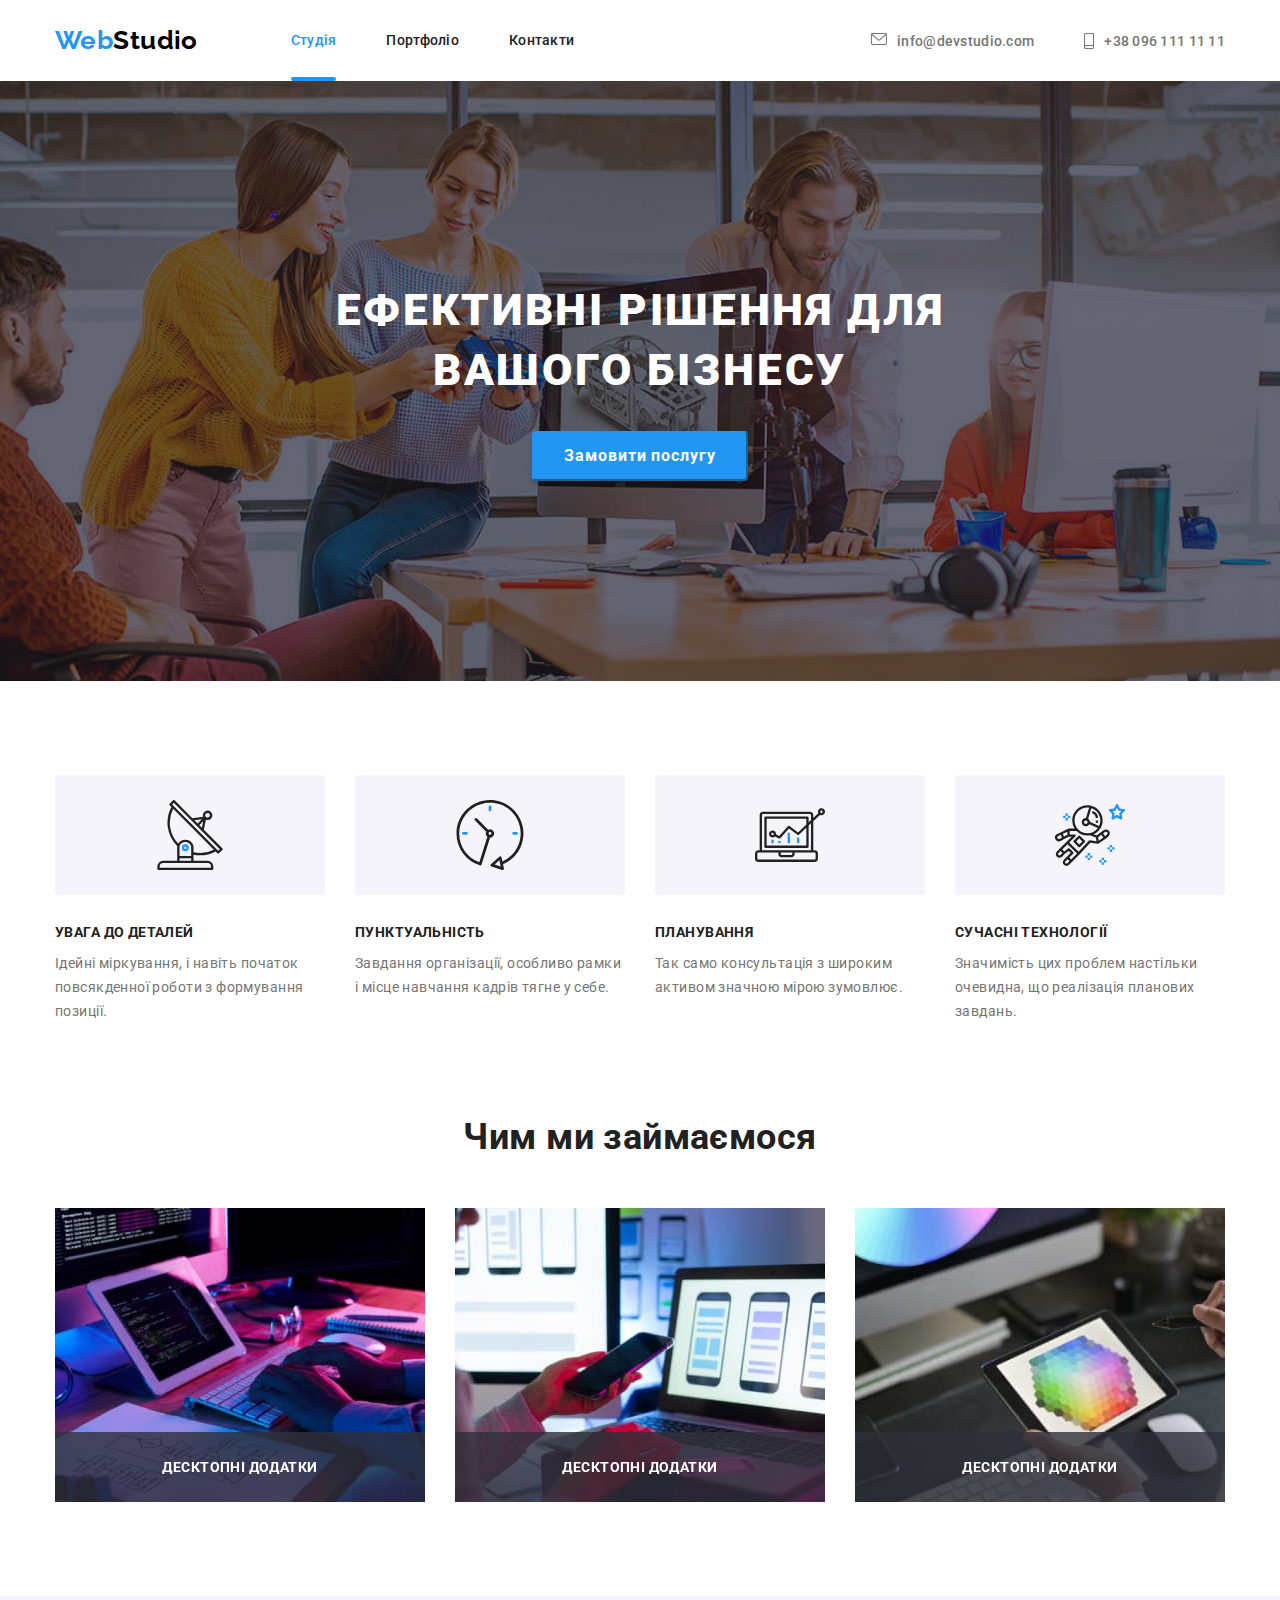
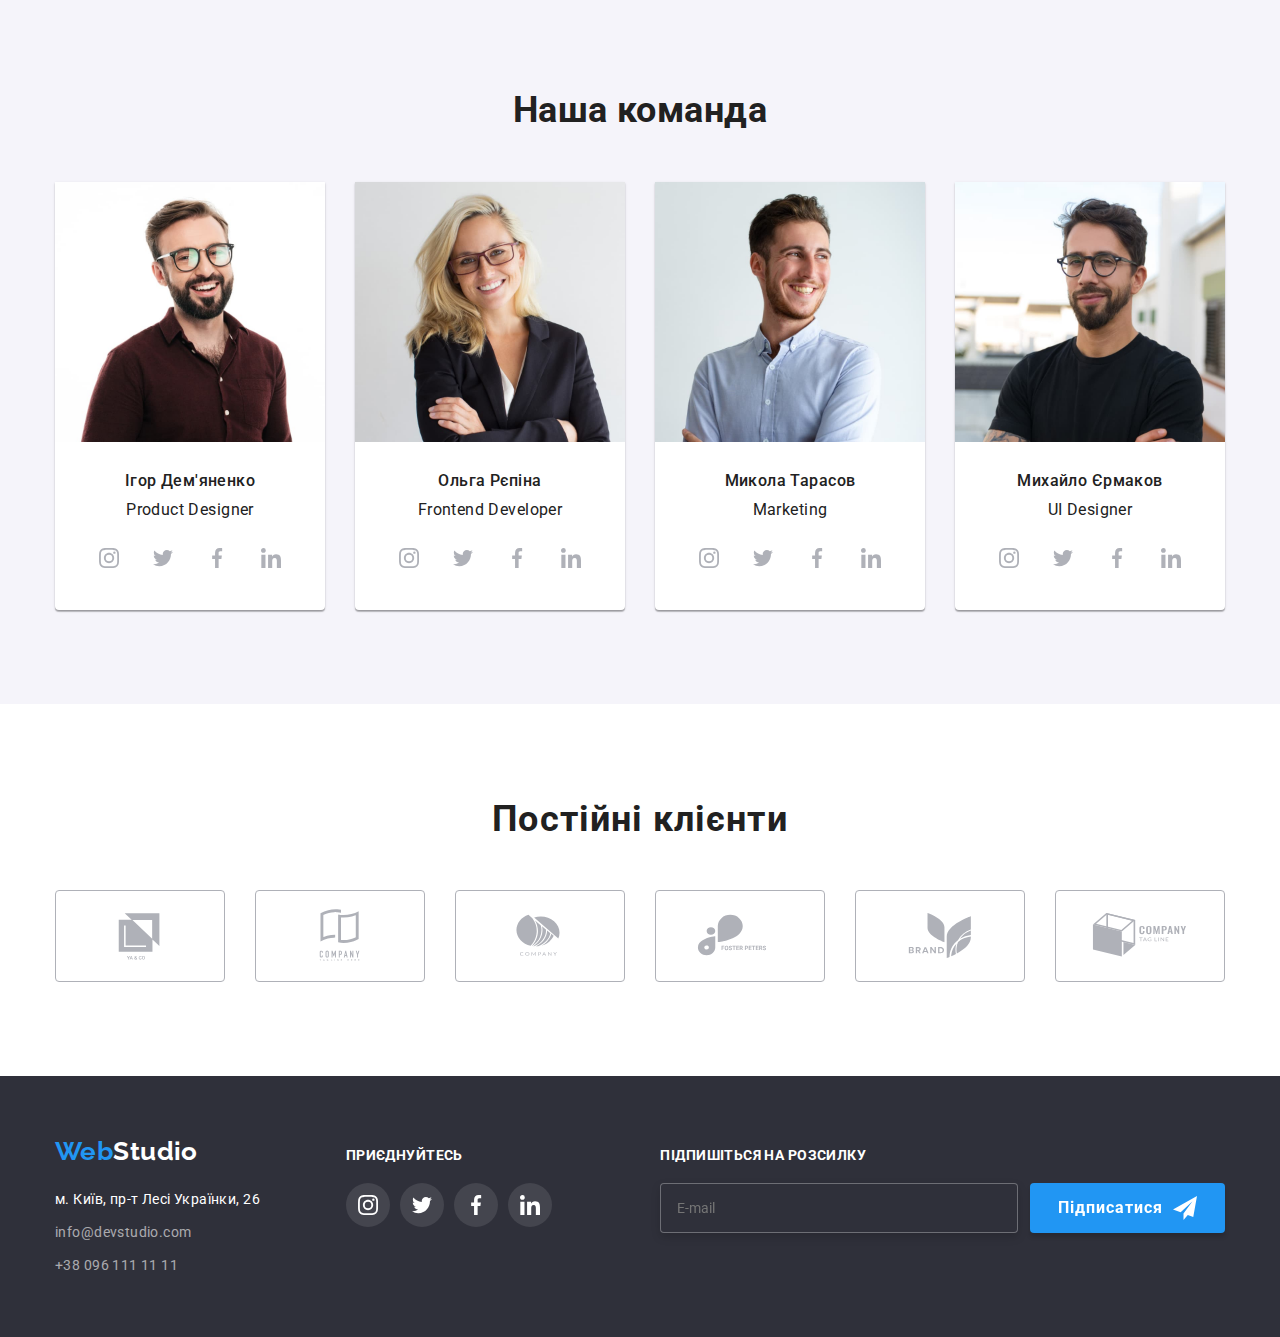
<file: index.html>
<!DOCTYPE html>
<html lang="uk">
<head>
    <meta charset="UTF-8">
    <meta http-equiv="X-UA-Compatible" content="IE=edge">
    <meta name="viewport" content="width=device-width, initial-scale=1.0">
    <title>WebStudio</title>
    <link rel="preconnect" href="https://fonts.googleapis.com">
    <link rel="preconnect" href="https://fonts.gstatic.com" crossorigin>
    <link href="https://fonts.googleapis.com/css2?family=Raleway:wght@700&family=Roboto:wght@400;500;700;900&display=swap"
        rel="stylesheet">
    <link rel="stylesheet" href="https://cdn.jsdelivr.net/npm/modern-normalize@1.1.0/modern-normalize.min.css">
    <link rel="stylesheet" href="./css/styles.css">
  </head>

<body>
    <!-- Верх сторінки з активними елементами -->
    <header class="header"> 
        <div class="div-header-content container">
                <a href="#" class="logotipe link"> <span class="header-text-web">Web</span><span class="header-text-studio">Studio</span> </a>
            <nav class="header-nav">
                
                <ul class="header-list list">
                    <li class="header-item-after"><a href="#" class="header-item link active-link" > Студія </a></li>
                    <li class="header-item-after"><a href="./portfolio.html" class="header-item link" >Портфоліо</a></li>
                    <li class="header-item-after"><a href="" class="header-item link" >Контакти</a></li>
                </ul>
            </nav>
            <ul class="header-list-adress list">
                <li>
                    <a href="mailto:info@devstudio.com" class="header-list-adress link">
                    <svg class="icon-mail" width="16" height="12">
                        <use href="./images/icons.svg#icon-mail"></use>
                    </svg>
                    info@devstudio.com
                    </a>
                </li>
                <li><a href="tel:+380961111111" class="header-list-adress link"> 
                    <svg class="icon-tel" width="10" height="16">
                        <use href="./images/icons.svg#icon-tel"></use>
                    </svg>
                    +38 096 111 11 11</a></li>
            </ul>
        </div>
    </header>

    <main>
        <!-- Шапка -->
        
        <section class="cap">
            <div class="div-cap container">
                <h1 class="cap-title">Ефективні рішення для <br>
                    вашого бізнесу</h1>
                <button class="cap-button" type="button" data-modal-open> Замовити послугу</button>
            </div>
            
            <!-- MODAL FORM -->
            
            <div class="backdrop is-hidden" data-modal>
                <div class="modal">
                    <button class="icon-close-button" type="button" data-modal-close> 
                        <svg  width="18" height="18">
                        <use class="icon-close-button-svg" href="./images/icons.svg#icon-close-button"></use>
                        </svg>
                    </button>
                    <p class="tytle-p">Залиште свої дані, ми вам передзвонимо</p>
                    
                               
                    
                    <form class="modal-form">
                        <div role="group" class="modal-group"> 
                           
                                
                            <div class="modal-group-item">    
                                <label class="modal-group-label" for="user-name">Ім'я</label>
                                <input class="modal-group-input" type="text" name="user-name" id="user-name">
                                <svg class="modal-icon" width="18" height="18">
                                    <use href="./images/icons.svg#icon-person"></use>
                                </svg>
                            </div>

                            <div class="modal-group-item">
                                <label class="modal-group-label" for="phone_number">Телефон</label>
                                <input class="modal-group-input" type="tel" name="phone_number" id="phone_number">
                                <svg class="modal-icon" width="18" height="18">
                                    <use href="./images/icons.svg#icon-phone"></use>
                                </svg>
                            </div>

                            <div class="modal-group-item">     
                                <label class="modal-group-label" for="email_user">Пошта</label>
                                <input class="modal-group-input" type="email" name="email_user" id="email_user">
                                <svg class="modal-icon" width="18" height="18">
                                    <use href="./images/icons.svg#icon-email"></use>
                                </svg>
                            </div>

                            <div class="modal-group-item">
                                <label class="modal-group-label" for="comment">Коментар</label>
                                <textarea class="comment" name="comment" id="comment" placeholder="Введіть текст"></textarea>

                            </div>

                            <div class="modal-group-checkbox">
                                <input class="input-polisy" type="checkbox" name="policy" id="policy" background-image>
                                <label class="label-polisy" for="policy">Погоджуюся з розсилкою та приймаю <a class="a-polisy" href="">Умови договору</a>
                                </label>
                            </div>
                            
                            
                            <button class="modal-group-button" type="submit">
                                Відправити
                            </button>
                        </div>
                        
                           
                            
                        
                    </form>
                </div>
            </div>

            <!-- END MODAL FORM -->

        </section>
        
        <!-- Особливості -->
        <section class="features">

            <div class="div-features container">
            
                <h2 class="features-h2">Особливості</h2>

                <ul class="features-list list">
                    <li class="features-list-item">
                        <div class="div-features-icon">
                        <svg class="icon-antenna" width="70" height="70">
                            <use href="./images/icons.svg#icon-antenna"></use>
                        </svg>
                        </div>
                        <h3>УВАГА ДО ДЕТАЛЕЙ</h3>
                        <p> Ідейні міркування, і навіть початок повсякденної роботи з формування позиції.</p></li>
                                        
                    <li class="features-list-item">
                        <div class="div-features-icon">
                            <svg class="icon-clock" width="70" height="70">
                                <use href="./images/icons.svg#icon-clock"></use>
                            </svg>
                        </div>
                        <h3>ПУНКТУАЛЬНІСТЬ</h3>
                        <p> Завдання організації, особливо рамки і місце навчання кадрів тягне у себе.</p></li>
                            
                    <li class="features-list-item">
                        <div class="div-features-icon">
                            <svg class="icon-diagram" width="70" height="70">
                                <use href="./images/icons.svg#icon-diagram"></use>
                            </svg>
                        </div>
                        <h3>ПЛАНУВАННЯ</h3>
                        <p>Так само консультація з широким активом значною мірою зумовлює.</p></li>
                            
                    <li class="features-list-item">
                        <div class="div-features-icon">
                            <svg class="icon-astronaut" width="70" height="70">
                                <use href="./images/icons.svg#icon-astronaut"></use>
                            </svg>
                        </div>
                        <h3>СУЧАСНІ ТЕХНОЛОГІЇ</h3>
                        <p>Значимість цих проблем настільки очевидна, що реалізація планових завдань.</p></li>
                </ul>
            </div>
            </section>

        <!-- Чим ми займаємося -->
        <section class="we-do">
            <div class="div-we-do container">
                <h2 class="we-do-h2">Чим ми займаємося</h2>
                
                <ul class="we-do-list list">
                    <div class="we-do-img">
                    <li><img src="./images/box1.jpg" alt="box1" width="370" height="294">
                    <p class="we-do-p">
                        Десктопні додатки
                    </p>
                    </li>
                    </div>
                    <div class="we-do-img">
                        <li><img src="./images/box2.jpg" alt="box2" width="370" height="294">
                            <p class="we-do-p">
                                Десктопні додатки
                            </p>
                        </li>
                    </div>
                    <div class="we-do-img">
                        <li><img src="./images/box3.jpg" alt="box3" width="370" height="294">
                            <p class="we-do-p">
                                Десктопні додатки
                            </p>
                        </li>
                    </div>
                </ul>    
            </div>
        </section>
        
        <!-- Наша команда -->
        <section class="our-team">
        
            <div class="div-our-team container">
                <h2 class="our-team-h2">Наша команда</h2>
                
                <ul class="our-team-list list"> 
                    <li class="our-team-item">
                        <img src="./images/ProductDesigner.jpg" alt="Ігор Дем'яненко" width="270" height="260">
                        <div class="our-team-info">
                            <h3>Ігор Дем'яненко</h3>
                            <p> Product Designer</p>
                            <ul class="our-team-icon-list list">
                                <li>
                                    <a href="#" class="our-team-icon link">
                                        <svg class="icon-instagram" width="20" height="20">
                                            <use href="./images/icons.svg#icon-instagram"></use>
                                        </svg>
                                    </a>
                                </li>
                                    
                                <li>
                                    <a href="#" class="our-team-icon link">
                                        <svg class="icon-twitter" width="20" height="20">
                                            <use href="./images/icons.svg#icon-twitter"></use>
                                        </svg>
                                    </a>
                                </li>
                                    
                                <li>
                                <a href="#" class="our-team-icon link">
                                        <svg class="icon-facebook" width="20" height="20">
                                            <use href="./images/icons.svg#icon-facebook"></use>
                                        </svg>
                                    </a>
                                </li>
                                
                                <li>
                                <a href="#" class="our-team-icon link">
                                        <svg class="icon-linkedin" width="20" height="20">
                                            <use href="./images/icons.svg#icon-linkedin"></use>
                                        </svg>
                                    </a>
                                </li>
                            </ul> 
                                
                            
                        </div>

                        </li>
                    <li class="our-team-item">
                        <img src="./images/FrontendDeveloper.jpg" alt="Ольга Рєпіна" width="270" height="260">
                        <div class="our-team-info">
                            <h3>Ольга Рєпіна</h3>
                            <p>Frontend Developer</p>
                            <ul class="our-team-icon-list list">
                                <li>
                                    <a href="#" class="our-team-icon link">
                                        <svg class="icon-instagram" width="20" height="20">
                                            <use href="./images/icons.svg#icon-instagram"></use>
                                        </svg>
                                    </a>
                                </li>
                            
                                <li>
                                    <a href="#" class="our-team-icon link">
                                        <svg class="icon-twitter" width="20" height="20">
                                            <use href="./images/icons.svg#icon-twitter"></use>
                                        </svg>
                                    </a>
                                </li>
                            
                                <li>
                                    <a href="#" class="our-team-icon link">
                                        <svg class="icon-facebook" width="20" height="20">
                                            <use href="./images/icons.svg#icon-facebook"></use>
                                        </svg>
                                    </a>
                                </li>
                            
                                <li>
                                    <a href="#" class="our-team-icon link">
                                        <svg class="icon-linkedin" width="20" height="20">
                                            <use href="./images/icons.svg#icon-linkedin"></use>
                                        </svg>
                                    </a>
                                </li>
                            </ul>
                            
                        </div>
                        </li>
                    <li class="our-team-item">
                        <img src="./images/Marketing.jpg" alt="Микола Тарасов" width="270" height="260">
                        <div class="our-team-info">
                            <h3>Микола Тарасов</h3>
                            <p> Marketing</p>
                            <ul class="our-team-icon-list list">
                                <li>
                                    <a href="#" class="our-team-icon link">
                                        <svg class="icon-instagram" width="20" height="20">
                                            <use href="./images/icons.svg#icon-instagram"></use>
                                        </svg>
                                    </a>
                                </li>
                            
                                <li>
                                    <a href="#" class="our-team-icon link">
                                        <svg class="icon-twitter" width="20" height="20">
                                            <use href="./images/icons.svg#icon-twitter"></use>
                                        </svg>
                                    </a>
                                </li>
                            
                                <li>
                                    <a href="#" class="our-team-icon link">
                                        <svg class="icon-facebook" width="20" height="20">
                                            <use href="./images/icons.svg#icon-facebook"></use>
                                        </svg>
                                    </a>
                                </li>
                            
                                <li>
                                    <a href="#" class="our-team-icon link">
                                        <svg class="icon-linkedin" width="20" height="20">
                                            <use href="./images/icons.svg#icon-linkedin"></use>
                                        </svg>
                                    </a>
                                </li>
                            </ul>
                        </div>
                    </li>
                        <li class="our-team-item">
                                           
                        <img src="./images/UIDesigner.jpg" alt="Михайло Єрмаков" width="270" height="260">
                        <div class="our-team-info">
                            <h3>Михайло Єрмаков</h3>
                            <p>UI Designer</p>
                            <ul class="our-team-icon-list list">
                                <li>
                                    <a href="#" class="our-team-icon link">
                                        <svg class="icon-instagram" width="20" height="20">
                                            <use href="./images/icons.svg#icon-instagram"></use>
                                        </svg>
                                    </a>
                                </li>
                            
                                <li>
                                    <a href="#" class="our-team-icon link">
                                        <svg class="icon-twitter" width="20" height="20">
                                            <use href="./images/icons.svg#icon-twitter"></use>
                                        </svg>
                                    </a>
                                </li>
                            
                                <li>
                                    <a href="#" class="our-team-icon link">
                                        <svg class="icon-facebook" width="20" height="20">
                                            <use href="./images/icons.svg#icon-facebook"></use>
                                        </svg>
                                    </a>
                                </li>
                            
                                <li>
                                    <a href="#" class="our-team-icon link">
                                        <svg class="icon-linkedin" width="20" height="20">
                                            <use href="./images/icons.svg#icon-linkedin"></use>
                                        </svg>
                                    </a>
                                </li>
                            </ul>
                        </div>

                        </li>
                        
                        
                </ul>
            </div>
        </section>

        <!-- Regular customers Постійні клієнти -->

        <section class="regular-customers">
        
            <div class="div-regular-customers container">
                
                <h2 class="regular-customers-h2">Постійні клієнти</h2>
                
                <ul class="regular-customers-list list">
                    <li>
                        <a class="regular-customers-icon" href="">
                                                            
                                <svg class="icon-logo" width="106" height="60">
                                    <use href="./images/icons.svg#icon-logo"></use>
                                </svg>
                                
                        </a></li>
                    <li>
                        <a class="regular-customers-icon" href="">
                            
                            
                                <svg class="icon-logo-1" width="106" height="60">
                                    <use href="./images/icons.svg#icon-logo-1"></use>
                                </svg>
                            
                        </a></li>
                    <li>
                        <a class="regular-customers-icon" href="">
                            
                                <svg class="icon-logo-2" width="106" height="60">
                                    <use href="./images/icons.svg#icon-logo-2"></use>
                                </svg>
                            
                        </a></li>
                    <li>
                        <a class="regular-customers-icon" href="">
                            
                                <svg class="icon-logo-3" width="106" height="60">
                                    <use href="./images/icons.svg#icon-logo-3"></use>
                                </svg>
                            
                        </a></li>
                    <li>
                        <a class="regular-customers-icon" href="">
                            
                                <svg class="icon-logo-4" width="106" height="60">
                                    <use href="./images/icons.svg#icon-logo-4"></use>
                                </svg>
                            
                        </a></li>
                    <li>
                        <a class="regular-customers-icon" href="">
                            
                                <svg class="icon-logo-5" width="106" height="60">
                                    <use href="./images/icons.svg#icon-logo-5"></use>
                                </svg>
                            
                        </a></li>
                </ul>
                
                
        
                
        
        
                
            </div>
        </section>
    </main>

    <footer class="footer">

        <div class="div-footer container">
                <div class="footer-left">
                <a class="footer-logotipe link" href="#"><span class="footer-text-web">Web</span><span class="footer-text-studio">Studio</span></a>
                <address class="footer-adress">
                    <ul class="footer-adres-list list">
                        <li><a class="footer-adres-item link" href="https://goo.gl/maps/Fz6GeaeqfLtcT4g48" target="_blank" rel="noopener norefferer nofollov">м. Київ, пр-т Лесі Українки, 26</a></li>
                        <li><a class="footer-item link" href="mailto:info@devstudio.com">info@devstudio.com</a></li>
                        <li><a class="footer-item link"href="tel:+380961111111">+38 096 111 11 11</a></li>
                    </ul>
                </address>
                </div>
                <div class="footer-right">
                    <p class="footer-p">
                        приєднуйтесь
                    </p>
                    <div class="div-footer-icon">
                        <a href=# class="footer-icon link">
                            <svg class="icon-instagram" width="20" height="20">
                                <use href="./images/icons.svg#icon-instagram"></use>
                            </svg>
                        </a>
                        <a href=# class="footer-icon link">
                            <svg class="icon-twitter" width="20" height="20">
                                <use href="./images/icons.svg#icon-twitter"></use>
                            </svg>
                        </a>
                        <a href=# class="footer-icon link">
                            <svg class="icon-facebook" width="20" height="20">
                                <use href="./images/icons.svg#icon-facebook"></use>
                            </svg>
                        </a>
                        <a href=# class="footer-icon link">
                            <svg class="icon-linkedin" width="20" height="20">
                                <use href="./images/icons.svg#icon-linkedin"></use>
                            </svg>
                        </a>
                    </div>
                </div>
                <div class="footer-form">
                    <p class="footer-p">
                      Підпишіться на розсилку
                    </p>
                    <div role="group">
                        <form>
                            <div class="footer-form-div">
                                <!-- <label class="footer-form-label" for="email-user">E-mail</label> -->
                                <input class="footer-form-input" type="email" name="email-user" id="email-user" placeholder="E-mail">
                                <button class="footer-button" type="submit">
                                    Підписатися
                                </button>
                                <svg class="icon-send" width="24" height="24">
                                    <use href="./images/icons.svg#icon-send"></use>
                                </svg>
                            </div>
                            
                                
                            
                        </form>
                    </div>
                </div>
        </div>
    </footer>
    
    <script src="./js/modal.js"></script>
    
</body>
</html>
</file>
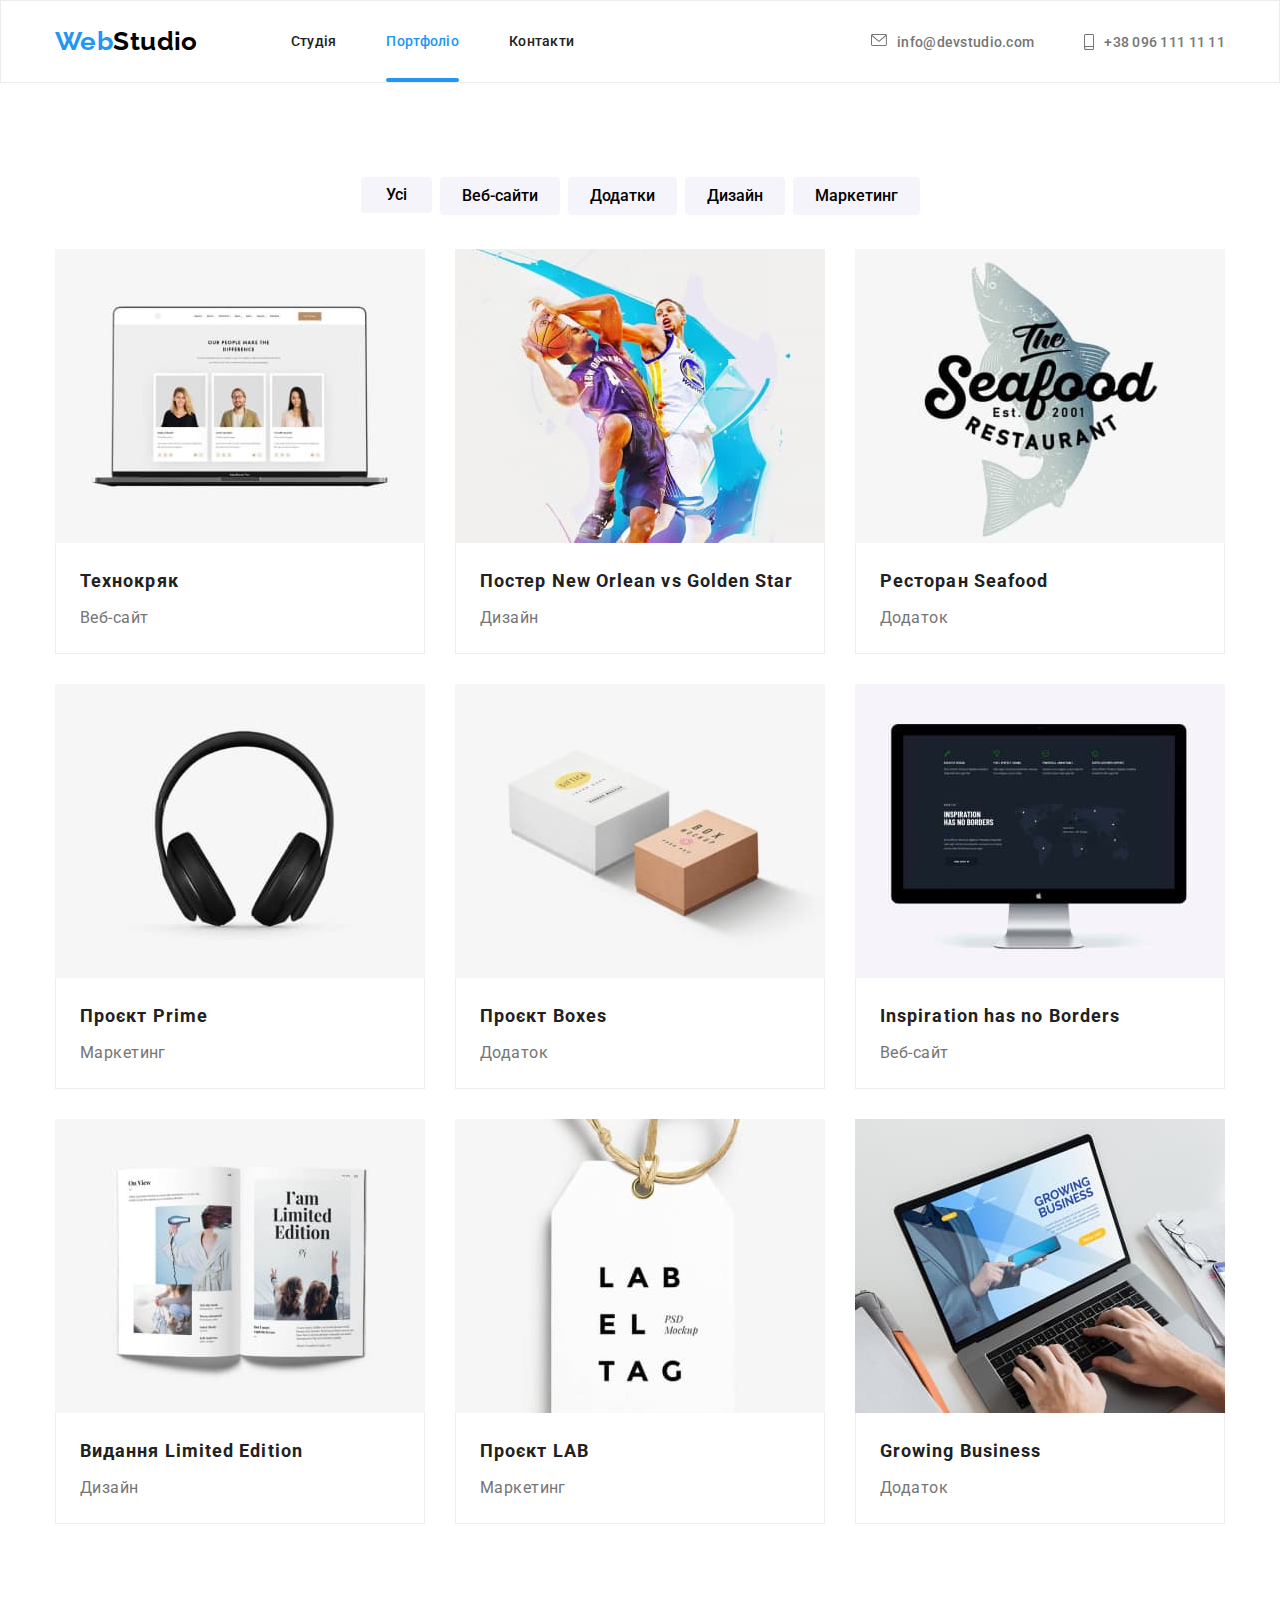
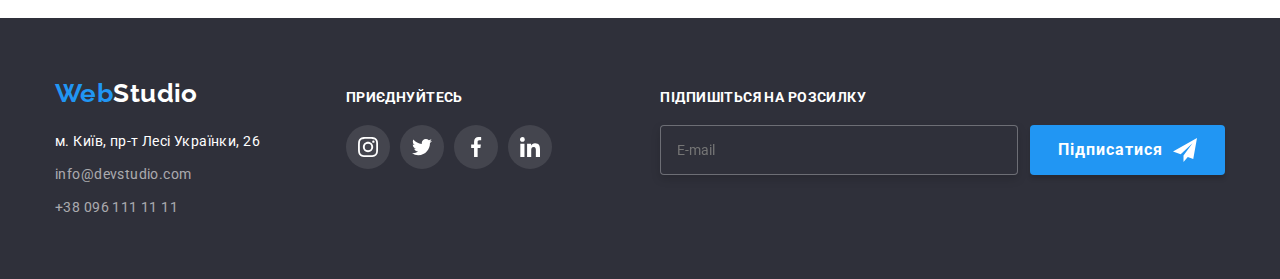
<file: portfolio.html>
<!DOCTYPE html>
<html lang="uk">

<head>
    <meta charset="UTF-8">
    <meta http-equiv="X-UA-Compatible" content="IE=edge">
    <meta name="viewport" content="width=device-width, initial-scale=1.0">
    <title>Portfolio</title>
    <link rel="preconnect" href="https://fonts.googleapis.com">
    <link rel="preconnect" href="https://fonts.gstatic.com" crossorigin>
    <link href="https://fonts.googleapis.com/css2?family=Raleway:wght@700&family=Roboto:wght@400;500;700;900&display=swap"
        rel="stylesheet">
    <link rel="stylesheet" href="https://cdn.jsdelivr.net/npm/modern-normalize@1.1.0/modern-normalize.min.css">
    <link rel="stylesheet" href="./css/styles.css">
</head>

<body>
    <!-- Верх сторінки з активними елементами -->
<header class="header header-portfolio">
    <div class="div-header-content container">
        
            <a href="#" class="logotipe link"> <span class="header-text-web">Web</span><span class="header-text-studio">Studio</span> </a>
        <nav class="header-nav">
            
            <ul class="header-list list">
                <li class="header-item-after"><a href="./index.html" class="header-item link"> Студія </a></li>
                <li class="header-item-after"><a href="#" class="header-item link active-link">Портфоліо</a></li>
                <li class="header-item-after"><a href="" class="header-item link">Контакти</a></li>
            </ul>
        </nav>
        <ul class="header-list-adress list">
            <li>
                <a href="mailto:info@devstudio.com" class="header-list-adress link">
                    <svg class="icon-mail" width="16" height="12">
                        <use href="./images/icons.svg#icon-mail"></use>
                    </svg>
                    info@devstudio.com
                </a>
            </li>
            <li><a href="tel:+380961111111" class="header-list-adress link">
                    <svg class="icon-tel" width="10" height="16">
                        <use href="./images/icons.svg#icon-tel"></use>
                    </svg>
                    +38 096 111 11 11</a></li>
        </ul>
    </div>
</header>

    <main>
       
       
        
        <!-- Фільтри -->
        <section class="portfolio">
            <div class="div-portfolio container">    
                    <h1 class="visually-hidden" >Портфоліо</h1>

                    <ul class="filters-list list">
                        <li><button class="button-all" type="button">Усі</button></li>
                        <li><button class="filters-button" type="button"> Веб-сайти</button></li>
                        <li><button class="filters-button" type="button"> Додатки</button></li>
                        <li><button class="filters-button" type="button"> Дизайн</button></li>
                        <li><button class="filters-button" type="button"> Маркетинг</button></li>
                    </ul>
                

                            <!-- Портфоліо -->

                <ul class="portfolio-list list">
                                        
                        <li class="portfolio-list-item">
                            <div class="portfolio-list-overley">
                            <a class="portfolio-link link" href="">
                                <img src="./images/Portfolio-Tehno.jpg" alt="Технокряк" width="370" height="294">
                                <p class="overley">
                                    Ресурс пропонує комплексні пропозиції з різним рівнем функціоналу та сервісів. 
                                    Все це дозволить відвідувачу отримати
                                    вичерпні відомості про компанію чи приватну особу.
                                </p>
                            </div>
                                <div class="portfolio-info">
                                    <h2>Технокряк</h2>
                                    <p>Веб-сайт</p>
                                </div>
                            </a>
                           
                            
                                    
                                
                            
                            
                        </li>
                    
                    
                    
                        <li class="portfolio-list-item">
                            <div class="portfolio-list-overley">
                            <a class="portfolio-link link" href="">
                            <img src="./images/Portfolio-New-Orlean-vs-Golden-Star.jpg" alt="Постер" width="370" height="294">
                                    <p class="overley">
                                    Ресурс пропонує комплексні пропозиції з різним рівнем функціоналу та сервісів. 
                                    Все це дозволить відвідувачу отримати
                                    вичерпні відомості про компанію чи приватну особу.
                                </p>    
                        </div>
                            <div class="portfolio-info">
                                <h2>Постер New Orlean vs Golden Star</h2>
                                <p>Дизайн</p>
                            </div>
                            </a>
                            
                            
                        </li>
                    
                    
                    
                        <li class="portfolio-list-item">
                            <div class="portfolio-list-overley">
                            <a class="portfolio-link link" href="">
                                <img src="./images/Portfolio-Restaurant-Seafood.jpg" alt="Ресторан" width="370" height="294">
                            <p class="overley">
                                    Ресурс пропонує комплексні пропозиції з різним рівнем функціоналу та сервісів. 
                                    Все це дозволить відвідувачу отримати
                                    вичерпні відомості про компанію чи приватну особу.
                                </p>    
                            </div>
                                <div class="portfolio-info">
                                    <h2>Ресторан Seafood</h2>
                                    <p>Додаток</p>
                                </div>
                            </a>
                            
                        </li>
                    
                    
                    
                        <li class="portfolio-list-item">
                            <div class="portfolio-list-overley">
                            <a class="portfolio-link link" href="">
                                <img src="./images/Portfolio-Project-Prime.jpg" alt="Проєкт Prime" width="370" height="294">
                            <p class="overley">
                                    Ресурс пропонує комплексні пропозиції з різним рівнем функціоналу та сервісів. 
                                    Все це дозволить відвідувачу отримати
                                    вичерпні відомості про компанію чи приватну особу.
                                </p>    
                            </div>
                                <div class="portfolio-info">
                                
                                    <h2>Проєкт Prime</h2>
                                    <p>Маркетинг</p>
                                </div>
                            </a>
                           
                        </li>
                    
                    
                    
                        <li class="portfolio-list-item">
                            <div class="portfolio-list-overley">
                            <a class="portfolio-link link" href="">
                                <img src="./images/Portfolio-Project-Boxes.jpg" alt="Проєкт Boxes" width="370" height="294">
                            <p class="overley">
                                    Ресурс пропонує комплексні пропозиції з різним рівнем функціоналу та сервісів. 
                                    Все це дозволить відвідувачу отримати
                                    вичерпні відомості про компанію чи приватну особу.
                                </p>    
                            </div>
                                <div class="portfolio-info">
                                
                                    <h2>Проєкт Boxes</h2>
                                    <p>Додаток</p>
                                </div>
                            </a>
                            
                        </li>
                    
                    
                    
                        <li class="portfolio-list-item">
                            <div class="portfolio-list-overley">
                            <a class="portfolio-link link" href="">
                                <img src="./images/Portfolio-Inspiration-has-no-Borders.jpg" alt="Inspiration has no Borders" width="370" height="294">
                            <p class="overley">
                                    Ресурс пропонує комплексні пропозиції з різним рівнем функціоналу та сервісів. 
                                    Все це дозволить відвідувачу отримати
                                    вичерпні відомості про компанію чи приватну особу.
                                </p>    
                            </div>
                                <div class="portfolio-info">
                                    <h2>Inspiration has no Borders</h2>
                                    <p>Веб-сайт</p>
                                </div>
                            </a>
                            
                        </li>
                    
                    
                    
                        <li class="portfolio-list-item">
                            <div class="portfolio-list-overley">
                            <a class="portfolio-link link" href="">
                                <img src="./images/Portfolio-Limited-Edition.jpg" alt="Видання Limited Edition" width="370" height="294">
                            <p class="overley">
                                    Ресурс пропонує комплексні пропозиції з різним рівнем функціоналу та сервісів. 
                                    Все це дозволить відвідувачу отримати
                                    вичерпні відомості про компанію чи приватну особу.
                                </p>    
                            </div>
                                <div class="portfolio-info">
                                    <h2>Видання Limited Edition</h2>
                                    <p>Дизайн</p>
                                </div>
                            </a>
                                                       
                        </li>
                    
                    
                    
                        <li class="portfolio-list-item">
                            <div class="portfolio-list-overley">
                            <a class="portfolio-link link" href="">
                                <img src="./images/Portfolio-Project-LAB.jpg" alt="Проєкт LAB" width="370" height="294">
                            <p class="overley">
                                    Ресурс пропонує комплексні пропозиції з різним рівнем функціоналу та сервісів. 
                                    Все це дозволить відвідувачу отримати
                                    вичерпні відомості про компанію чи приватну особу.
                                </p>    
                            </div>
                                <div class="portfolio-info">
                                    <h2>Проєкт LAB</h2>
                                    <p>Маркетинг</p>
                                </div>
                            </a>
                            
                        </li>
                    
                    
                    
                        <li class="portfolio-list-item">
                            <div class="portfolio-list-overley">
                            <a class="portfolio-link link" href="">
                                <img src="./images/Portfolio-Growing-Business.jpg" alt="Growing Business" width="370" height="294">
                            <p class="overley">
                                    Ресурс пропонує комплексні пропозиції з різним рівнем функціоналу та сервісів. 
                                    Все це дозволить відвідувачу отримати
                                    вичерпні відомості про компанію чи приватну особу.
                                </p>    
                            </div>
                                <div class="portfolio-info">
                                    <h2>Growing Business</h2>
                                    <p>Додаток</p>
                                </div>
                            </a>
                            
                        </li>
                    
                </ul>

            </div>
        </section>
    </main>

    <footer class="footer">
    
        <div class="div-footer container">
            <div class="footer-left">
                <a class="footer-logotipe link" href="#"><span class="footer-text-web">Web</span><span
                        class="footer-text-studio">Studio</span></a>
                <address class="footer-adress">
                    <ul class="footer-adres-list list">
                        <li><a class="footer-adres-item link" href="https://goo.gl/maps/Fz6GeaeqfLtcT4g48" target="_blank"
                                rel="noopener norefferer nofollov">м. Київ, пр-т Лесі Українки, 26</a></li>
                        <li><a class="footer-item link" href="mailto:info@devstudio.com">info@devstudio.com</a></li>
                        <li><a class="footer-item link" href="tel:+380961111111">+38 096 111 11 11</a></li>
                    </ul>
                </address>
            </div>
            <div class="footer-right">
                <p class="footer-p">
                    приєднуйтесь
                </p>
                <div class="div-footer-icon">
                    <a href=# class="footer-icon link">
                        <svg class="icon-instagram" width="20" height="20">
                            <use href="./images/icons.svg#icon-instagram"></use>
                        </svg>
                    </a>
                    <a href=# class="footer-icon link">
                        <svg class="icon-twitter" width="20" height="20">
                            <use href="./images/icons.svg#icon-twitter"></use>
                        </svg>
                    </a>
                    <a href=# class="footer-icon link">
                        <svg class="icon-facebook" width="20" height="20">
                            <use href="./images/icons.svg#icon-facebook"></use>
                        </svg>
                    </a>
                    <a href=# class="footer-icon link">
                        <svg class="icon-linkedin" width="20" height="20">
                            <use href="./images/icons.svg#icon-linkedin"></use>
                        </svg>
                    </a>
                </div>
            </div>
            <div class="footer-form">
                <p class="footer-p">
                    Підпишіться на розсилку
                </p>
                <div role="group">
                    <form>
                        <div class="footer-form-div">
                            <!-- <label class="footer-form-label" for="email-user">E-mail</label> -->
                            <input class="footer-form-input" type="email" name="email-user" id="email-user" placeholder="E-mail">
                            <button class="footer-button" type="submit">
                                Підписатися
                            </button>
                            <svg class="icon-send" width="24" height="24">
                                <use href="./images/icons.svg#icon-send"></use>
                            </svg>
                        </div>
            
            
            
                    </form>
                </div>
            </div>
        </div>
    </footer>

    <script src="./js/modal.js"></script>

</body>

</html>
</file>
<file: css/styles.css>
/* general styses */

html {box-sizing: border-box;}

*,
*::before,
*::after
{box-sizing: inherit;}



:root {
    --second-font: 'Raleway', sans-serif;
    --color-body: #212121;
    --color-body-second: #757575;
    --accent-color: #2196F3;
}

body {
    font-family: 'Roboto', sans-serif;
    font-size: 14px;
    letter-spacing: 0.03em;
    color: var(--color-body);
    /* outline: 2px solid tomato; */
}

/* Reset */

h1,h2,h3,h4,h5,h6,p {margin: 0;}


.link { 
text-decoration: none; 
color: var(--color-body);
}


.list {
    list-style: none;
    margin: 0px;
    padding: 0px;
}

img {display: block;}

label {
    margin: 0;
    padding: 0;
    border: 0;    
}

input {
    margin: 0;
    padding: 0;
    border: 0;
}

textarea {
    margin: 0;
    padding: 0;
    border: 0;
}

/* Reset end  */

.container {width: 1200px;
    padding-left: 15px;
    padding-right: 15px;
    margin-left: auto;
    margin-right: auto;}

section {
    padding-top: 94px;
    padding-bottom: 94px;
}

/* body styles */
/* header styses */

.header {
    padding-top: 25px;
    padding-bottom: 25px;
}

.div-header-content {
    display: flex;
    
    align-items: center;
   
}

.logotipe {
    display: flex;
    margin-right: 93px;
    
    font-family: var(--second-font);
    font-weight: 700;
    font-size: 26px;
    line-height: calc(31/26);
    
    
    }

.header-nav {
    display: flex;
    
    align-items: center;
}

.header-list {
    display: flex;
    
    
    font-weight: 500;
    line-height: 1.14;
    letter-spacing: 0.02em;
    color: var(--color-body);
        
        }

.header-list >li:not(:last-child) {margin-right: 50px;}

.header-text-web {color: #2196F3;}
.header-text-studio {color: #000000;}

.header-item:hover, .header-item:focus {color: #2196F3; transition: cubic-bezier(0.4, 0, 0.2, 1);}


.header-item-after {
    position: relative;
    
}


.header-list-adress  {
    display: flex;
    margin-left: auto;

    color: var(--color-body-second);
    font-weight: 500;
    font-size: 14px;
    line-height: calc(16/14);
    letter-spacing: 0.02em;
    
    }

.header-list-adress >li:not(:last-child) {margin-right: 50px;}

.header-list-adress:hover, .header-list-adress:focus, .header-list-adress:active {color: #2196F3;}

.active-link {color: #2196F3;}

.active-link::after {
    display: inline-block;
    content: "";
    position: absolute;
    top: 44px;
    left: 0%;
    width: 100%;
    height: 4px;
    opacity: 1;
    background: #2196F3;
    border-radius: 2px;
    }

.icon-mail {
    display: flex;
    margin-right: 10px;
    fill: currentColor;
    align-items: center;
    justify-content: center;
    
}
.icon-mail:hover,.icon-mail:focus,.icon-mail:active {color: #2196F3; transition: cubic-bezier(0.4, 0, 0.2, 1);}

.icon-tel {
    display: flex;
    margin-right: 10px;
    fill: currentColor;
    align-items: center;
    justify-content: center;

}

.icon-tel:hover,.icon-tel:focus,.icon-tel:active {color: #2196F3;}

/* main styles */

.cap {
    position: relative;
    background: #C4C4C4;
    background-image: linear-gradient(rgba(47, 48, 58, 0.4), rgba(47, 48, 58, 0.4)), url(../images/Bg-hero.png);
    background-repeat: no-repeat;
    background-position: center;
    background-size: cover;
    padding-top: 200px;
    padding-bottom: 200px;
    margin-left: auto;
    margin-right: auto;
    max-width: 1600px;
    border: none;
}

.backdrop {
position: fixed;
left: 50%;
top: 50%;
transform: translate(-50%, -50%);
width: 1600px;
height: 1024px;
background: rgba(0, 0, 0, 0.2);
}

.modal {
    position: absolute;
    left: 50%;
    top: 50%;
    transform: translate(-50%, -50%);
    
    width: 528px;
    height: 581px;
    
    background: #FFFFFF;
    box-shadow: 0px 1px 3px rgba(0, 0, 0, 0.12), 0px 1px 1px rgba(0, 0, 0, 0.14), 0px 2px 1px rgba(0, 0, 0, 0.2);
    border-radius: 4px;

}

/* Стилі модального вікна */

.backdrop.is-hidden {
opacity: 0;
pointer-events: none;
}

.icon-close-button {
    position: absolute;
    display: flex;
    align-items: center;
    justify-content: center;
    right: 10px;
    top: 10px;
    width: 30px;
    height: 30px;
    background: #FFFFFF;
    border-radius: 50%;
    border: 1px solid rgba(0, 0, 0, 0.1);
    cursor: pointer;
}

.icon-close-button:hover .icon-close-button-svg, .icon-close-button:focus .icon-close-button-svg{
    fill: #2196F3;
}

.modal {
    padding: 40px;
    width: 528px;
    height: 581px;
}

.modal-group {
    display: flex;
    flex-direction: column;
    
}

.tytle-p {
    margin-bottom: 12px;
    font-weight: 700;
    font-size: 20px;
    line-height: calc(23/20);
    text-align: center;
    letter-spacing: 0.03em;
    color: #212121;
}

.modal-group-item {
    position: relative;
}

.modal-group-label {
    display: block;
    margin-bottom: 4px;
    font-weight: 400;
    font-size: 12px;
    line-height: calc(14/12);
    letter-spacing: 0.01em;
    color: var(--color-body-second);
}

.modal-group-input {
    
    width: 448px;
    height: 40px;
    margin-bottom: 10px;
    padding-left: 42px;
    border: 1px solid rgba(33, 33, 33, 0.2);
    border-radius: 4px;

}

.comment {
    width: 448px;
    height: 120px;
    margin-bottom: 20px;
    padding: 12px 16px;
    border: 1px solid rgba(33, 33, 33, 0.2);
    border-radius: 4px;
    resize: none;

    font-weight: 400;
        font-size: 12px;
        line-height: 14px;
        letter-spacing: 0.01em;
    
        color: rgba(117, 117, 117, 0.5);
}



.modal-group-button {
    display: flex;    
    width: 200px;
    height: 50px;
    align-items: center;
    justify-content: center;
    margin-right: auto;
    margin-left: auto;
    font-weight: 700;
    font-size: 16px;
    line-height: calc(30/16);
    letter-spacing: 0.06em;
    color: #FFFFFF;
    background: #2196F3;
    box-shadow: 0px 4px 4px rgba(0, 0, 0, 0.15);
    border: none;
    border-radius: 4px;
    
    cursor: pointer;
}



.modal-icon {
    position: absolute;
    left: 12px;
    top: 27px;
}

.modal-group-input:hover, .modal-group-input:focus {
border: 1px solid #2196F3;
}

.modal-group-input:hover + .modal-icon, .modal-group-input:focus+.modal-icon {
   fill: var(--accent-color);
   }

/* Стилі для чекбоксу */

.modal-group-checkbox {
    position: relative;
    display: flex;
    align-items: center;
    
    margin-bottom: 30px;
}

.input-polisy {
    appearance: none;
    width: 16px;
    height: 15px;
    margin-left: 12px;
    border: 1px solid #212121;
    border-radius: 4px;

    background-image: url("data:image/svg+xml,%3Csvg width='16' height='15' viewBox='0 0 16 15' fill='none' xmlns='http://www.w3.org/2000/svg'%3E%3Crect width='16' height='15' rx='2' fill='%232196F3'/%3E%3Cpath d='M3.95703 7.75166L3.88825 7.68604L3.81923 7.75141L2.93123 8.59258L2.85486 8.66492L2.93097 8.73753L6.42671 12.0724L6.49574 12.1382L6.56476 12.0724L14.069 4.91352L14.1449 4.84116L14.069 4.76881L13.1873 3.92764L13.1183 3.86183L13.0493 3.92761L6.49577 10.1735L3.95703 7.75166Z' fill='white' stroke='white' stroke-width='0.2'/%3E%3C/svg%3E");
    background-repeat: no-repeat;
    background-position: center;
    background-size: 0;
    transition: cubic-bezier(0.4, 0, 0.2, 1);
    cursor: pointer;
}

.input-polisy:checked {
    background-size: 16px 15px; transition: cubic-bezier(0.4, 0, 0.2, 1);
}

.label-polisy {
    
    width: 100%;
    height: 24px;
    margin-left: 10px;
    font-size: 14px;
    line-height: calc(24/14);
    letter-spacing: 0.03em;
    color: var(--color-body-second)
}

.a-polisy {
    color: #2196F3;
}



/* Завершення стилів для чекбоксу */

/* Заверщення стилів модального вікна */


.div-cap {
        
    margin-left: auto;
    margin-right: auto;
    text-align: center;
}

.cap-title {
    display: inline-block;
    margin-bottom: 30px;
    
    
    font-weight: 900;
    font-size: 44px;
    line-height: 1.36;
    letter-spacing: 0.06em;
    text-transform: uppercase;
    color: #FFFFFF;
    
    
    }

.cap-button {
    display: flex;
    width: 216px;
    height: 50px;
    align-items: center;
    justify-content:center;
    margin-right: auto;
    margin-left: auto;

    font-weight: 700;
    font-size: 16px;
    line-height: 1.87;
    
    letter-spacing: 0.06em;
    font-family: inherit;
    color: #FFFFFF;
    background: #2196F3;
    box-shadow: 0px 4px 4px rgba(0, 0, 0, 0.15);
    border-radius: 4px;
    border-color: #2196F4;
    cursor: pointer;
    }

.cap-button:hover, .cap-button:focus, .cap-button:active {background: #188CE8; transition: cubic-bezier(0.4, 0, 0.2, 1);}
/* styles features */

.div-features {
    
    
   
}

.features-list {
    display: flex;
    gap: 30px;
    justify-content:center;
}

.features-list-item {
    flex-basis: calc((100%-90px)/4);
}
    
    
    .features-list h3{
    margin-top: 0px;
    margin-bottom: 10px;
    
    font-weight: 700;
    line-height: 1.14;
    font-size: 14px;
    text-transform: uppercase;}

.features-list p {font-family: 'Roboto';
    font-style: normal;
    font-weight: 400;
    line-height: 24px;
   
    color: var(--color-body-second);}

.div-features-icon {
    display: flex;  
    margin-bottom: 30px;
    width: 270px;
    height: 120px;
    align-items: center;
    justify-content: center;
    
    background: #F5F4FA;
    border-radius: 4px;
    
}

.icon-antenna {
    display: flex;
    
    fill: currentColor;
   }

.icon-clock{
        display: flex;

        fill: currentColor;
    }

.icon-diagram{
        display: flex;

        fill: currentColor;
    }




/* styles we-do */

.we-do {padding-top: 0;}

.div-we-do {
    
    
}

.we-do-h2 {
    font-weight: 700;
    font-size: 36px;
    line-height: 1.16;
    text-align: center;
    margin-bottom: 50px;
}

.we-do-list {
    display: flex;

}

.we-do-list > div:not(:last-child) {margin-right: 30px;}

.we-do-img {
    position: relative;
}

.we-do-p {
    display: flex;
    position: absolute;
    left: 0;
    bottom: 0;
    width: 100%;
    height: 70px;
    background: rgba(47, 48, 58, 0.8);
    font-weight: 700;
    font-size: 14px;
    line-height: calc(16/14);
    justify-content: center;
    align-items: center;
    letter-spacing: 0.03em;
    text-transform: uppercase;
    color: #FFFFFF;
    
}

/* styses Our-team */

.our-team {
    background: #F5F4FA;
    max-width: 1600px;
    /* height: 708px; */
    margin-right: auto;
    margin-left: auto;
}

.div-our-team {
   
    
}

.our-team-list {
    display: flex;
}

.our-team-list >li:not(:last-child) {
    margin-right: 30px;
}

.our-team-item {
    background: #FFFFFF;
    box-shadow: 0px 1px 3px rgba(0, 0, 0, 0.12), 0px 1px 1px rgba(0, 0, 0, 0.14), 0px 2px 1px rgba(0, 0, 0, 0.2);
    border-radius: 0px 0px 4px 4px;
}

.our-team-info {
    padding-top: 30px;
    padding-bottom: 30px;
    padding-left: auto;
    padding-right: auto;;
    
}

.our-team-h2 {
    margin-bottom: 50px;
    font-weight: 700;
    font-size: 36px;
    line-height: 1.16;
    text-align: center;
    }

.our-team h3 {
    margin-bottom: 10px;
    font-weight: 500;
    font-size: 16px;
    line-height: 1.18;
    text-align: center;
    }

.our-team p {
    font-size: 16px;
    line-height: 1.18;
    text-align: center;
    }

.our-team-icon-list {
    display: flex;
    justify-content: center;
    gap: 10px;
    margin-top: 16px;
}

.our-team-icon {
    width: 44px;
    height: 44px;
    
    display: flex;
    justify-content: center;
    align-items: center;
    color: #AFB1B8;
    border-radius: 50%; 
}

.icon-instagram, .icon-twitter, .icon-facebook, .icon-linkedin{
    fill: currentColor;
    }

.our-team-icon:hover, .our-team-icon:focus, .our-team-icon:active {background: #2196F3; transition: cubic-bezier(0.4, 0, 0.2, 1);}
.our-team-icon:hover,.our-team-icon:focus,.our-team-icon:active {color: #FFFFFF; transition: cubic-bezier(0.4, 0, 0.2, 1);}

/* Regular customers Постійні клієнти */


.regular-customers-list {
    display: flex;
    gap: 30px;

}

.regular-customers-icon {
    display: flex;
    justify-content: center;
    align-items: center;
    width: 170px;
    height: 92px;
    
    color: #AFB1B8;
    border: 1px solid #AFB1B8;
    border-radius: 4px;
}

.icon-logo, .icon-logo-1, .icon-logo-2, .icon-logo-3, .icon-logo-4, .icon-logo-5 {
    fill: currentColor;
}

.regular-customers-icon:hover,.regular-customers-icon:focus,.regular-customers-icon:active {border-color: #2196F3; color: #2196F3; transition: cubic-bezier(0.4, 0, 0.2, 1);}


.regular-customers-h2 {
    margin-bottom: 50px;    
    
    font-weight: 700;
        font-size: 36px;
        line-height: 42px;
        text-align: center;
        letter-spacing: 0.03em;
        color: #212121;
}




/* styles footer */

.footer {
    background: #2F303A;
    padding-top: 60px;
    padding-bottom: 60px;
    max-width: 1600px;
    margin-right: auto;
    margin-left: auto;
}

.div-footer{
    display: flex;
    gap: 70px;
    align-items: baseline;
    justify-content: space-between;
}

.footer-p {
     margin-bottom: 20px;
    
    font-weight: 700;
        font-size: 14px;
        line-height: calc(16/14);
        letter-spacing: 0.03em;
        text-transform: uppercase;
    
        color: #FFFFFF;
}

.footer-text-web {
    color: #2196F3;}

.footer-text-studio {
    color: #FFFFFF;}

.footer-logotipe {
    display: inline-block;
    margin-bottom: 20px;
    
    font-family: var(--second-font);
    font-weight: 700;
    font-size: 26px;
    line-height: 1.19;
    
    color: #2196F3;}

.footer-adress {font-style: normal;}

.footer-adres-list >li:not(:last-child) {
    padding-bottom: 9px;
}

.footer-adres-item {
        font-size: 14px;
        line-height: calc(24/14);
        letter-spacing: 0.03em;
        color: #FFFFFF;}

.footer-item {
        font-size: 14px;
        line-height: 24px;
        letter-spacing: 0.03em;
        color: rgba(255, 255, 255, 0.6);}

.footer-item:hover, .footer-item:focus, .footer-item:active {color: #2196F3; transition: cubic-bezier(0.4, 0, 0.2, 1);}
.footer-adres-item:hover, .footer-adres-item:focus, .footer-adres-item:active {color: #2196F3; transition: cubic-bezier(0.4, 0, 0.2, 1);}
    
.div-footer-icon {
    display: flex;
    justify-content: center;
    gap: 10px;
    margin-top: 20px;
    
}

.footer-icon {
    width: 44px;
    height: 44px;

    display: flex;
    justify-content: center;
    align-items: center;
    color: #FFFFFF;
    background: rgba(255, 255, 255, 0.1);
    border-radius: 50%;
}

.footer-icon:hover,.footer-icon:focus,.footer-icon:active {background: #2196F3; transition: cubic-bezier(0.4, 0, 0.2, 1);}

/* Стилі для форми футера */

.footer-form {
    margin-left: 23px;
}

.footer-button {
    margin-left: 12px;
    padding-left: 28px;
    padding-right: 62px;
    max-width: 200px;
    height: 50px;
    font-weight: 700;
        font-size: 16px;
        line-height: calc(30/16);
       
        letter-spacing: 0.06em;
    
        color: #FFFFFF;
    background: #2196F3;
    box-shadow: 0px 4px 4px rgba(0, 0, 0, 0.15);
    border-radius: 4px;
    border: none;
    cursor: pointer;
}

.footer-form-div {
    position: relative;
    display: flex;
    justify-content: center;
    align-items: center;
}

.footer-form-input {
    width: 358px;
    height: 50px;
    padding-left: 16px;
    border: 1px solid rgba(255, 255, 255, 0.3);
    filter: drop-shadow(0px 4px 4px rgba(0, 0, 0, 0.15));
    border-radius: 4px;
    background: #2F303A;
    color: rgba(255, 255, 255, 0.6);
} 

.icon-send {
    position: absolute;
    top: 13px;
    right: 28px;    
    fill: #FFFFFF;
}


/* Кінець стилів для форми футера */

/* STYSES FOR PORTFOLIO.HTML*/

    /* main styles */

    .visually-hidden, .features-h2 {
        position: absolute;
            width: 1px;
            height: 1px;
            margin: -1px;
            border: 0;
            padding: 0;
        
            white-space: nowrap;
            clip-path: inset(100%);
            clip: rect(0 0 0 0);
            overflow: hidden;
    }

.header-portfolio {
    border: 1px solid #ECECEC;
}

.div-portfolio {
    
}

.filters-list {
    display: flex;
    justify-content: center;
    margin-bottom: 34px;
}

.filters-list >li:not(:last-child) {margin-right: 8px;}

.button-all {
    padding-top: 6px;
    padding-bottom: 6px;
    padding-right: 25px;
    padding-left: 25px;
    border: none;
    
    background: #F5F4FA;
    
    border-radius: 4px;
        font-weight: 500;
        font-size: 16px;
        line-height: 1.5;
        text-align: center;
        font-family:inherit;
        cursor: pointer;}

.filters-button {
    padding-top: 6px;
    padding-bottom: 6px;
    padding-right: 22px;
    padding-left: 22px;
    border: none;

    background: #F5F4FA;
    border-radius: 4px;
    font-weight: 500;
    font-size: 16px;
    line-height: 26px;
    text-align: center;
    
    font-family: inherit;
    cursor: pointer;}

    .button-all:hover, .button-all:focus, .button-all:active {background: #2196F3; color: #F5F4FA; 
        box-shadow: 0px 3px 1px rgba(0, 0, 0, 0.1), 0px 1px 2px rgba(0, 0, 0, 0.08), 0px 2px 2px rgba(0, 0, 0, 0.12); transition: cubic-bezier(0.4, 0, 0.2, 1);}
    .filters-button:hover, .filters-button:focus, .filters-button:active {background: #2196F3; color: #F5F4FA; 
        box-shadow: 0px 3px 1px rgba(0, 0, 0, 0.1), 0px 1px 2px rgba(0, 0, 0, 0.08), 0px 2px 2px rgba(0, 0, 0, 0.12); transition: cubic-bezier(0.4, 0, 0.2, 1);}

    /* styles portfolio list */

.portfolio-list {
    display: flex;
    flex-wrap: wrap;
    gap: 30px;
    
}

.portfolio-list >a:not(:last-child) {margin-right: 30px; margin-bottom: 30px;}

.portfolio-list-overley {
    position: relative;
    overflow: hidden;
    
}

.overley {
    position: absolute;
    display: inline-block;
    top: 100%;
    left: 0;
    max-width: 100%;
    max-height: 100%;
    
    padding-top: 75px;
    padding-bottom: 75px;
    padding-left: 24px;
    padding-right: 24px;
    transform: translateY(0%);
    opacity: 0;
    transition: transform 250ms cubic-bezier(0.4, 0, 0.2, 1); opacity: 250ms cubic-bezier(0.4, 0, 0.2, 1);
    
    background: rgba(33, 150, 243, 0.9);
}

.portfolio-list-item:hover .overley {
    transform: translateY(-100%);
    opacity: 1;
    color: #FFFFFF;
}

.portfolio-info {
    padding-top: 20px;
    padding-right: 24px;
    padding-bottom: 20px;
    padding-left: 24px;
    
    
    border-right: 1px solid #EEEEEE;
    border-bottom: 1px solid #EEEEEE;
    border-left: 1px solid #EEEEEE;
}

.portfolio-list h2 {
    margin-bottom: 4px;
        font-weight: 700;
        font-size: 18px;
        line-height: 2.0;
        letter-spacing: 0.06em;
        color: var(--color-body);
}

.portfolio-list p {
        font-size: 16px;
        line-height: 1.87;
        color: var(--color-body-second);
}

.portfolio-link:hover {
    box-shadow: 0px 1px 1px rgba(0, 0, 0, 0.12), 0px 4px 4px rgba(0, 0, 0, 0.06), 1px 4px 6px rgba(0, 0, 0, 0.16); 
}
</file>
